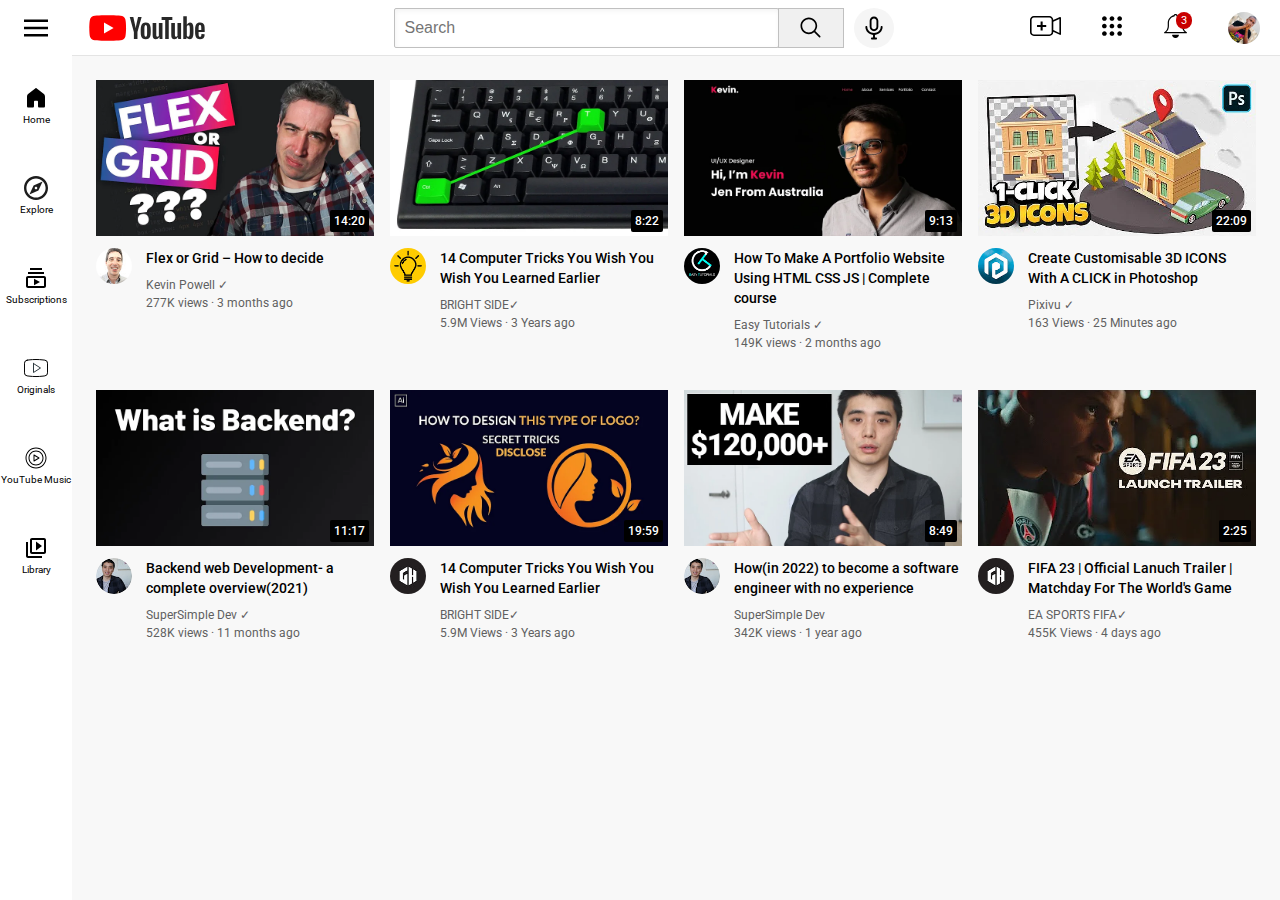
<file: youtube_create/index.html>
<!DOCTYPE html>
<html lang="en">
<head>
    <meta charset="UTF-8">
    <meta http-equiv="X-UA-Compatible" content="IE=edge">
    <meta name="viewport" content="width=device-width, initial-scale=1.0">

    <link rel="preconnect" href="https://fonts.googleapis.com">
    <link rel="preconnect" href="https://fonts.gstatic.com" crossorigin>
    <link href="https://fonts.googleapis.com/css2?family=Inter+Tight:wght@300&family=Roboto:wght@400;500;700&display=swap" rel="stylesheet">
    
    <link href="css/style.css" rel="stylesheet"/>

    <link rel="icon" type="image/png" sizes="32x32" href="./icon/youtube.png">

    <title>YouTube</title>
</head>
<body>
    <header class="header">
        <div class="left-section">
            <img class="hambuger-menu" src="icon/icons8-menu.svg">
            <img class="youtube-logo" src="icon/YouTube-Logo.wine.svg">
        </div>
        <div class="middle-section">
            <input class="search-bar" type="text" placeholder="Search">
            <button class="search-button">
                <img class="search-icon" src="icon/icons8-search.svg">
                <div class="tooltip">Search</div>
            </button>
            <!--Put position absolute inside position relative-->
            <button class="voice-search-button">
                <img class="voice-search-icon" src="icon/microphone-svgrepo-com.svg">
                <div class="tooltip">Search with your voice</div>
            </button>
        </div>
        <div class="right-section">
            <div class="upload-icon-container">
                <img class="upload-icon" src="icon/add-video-icon.svg">
                <div class="tooltip">Create</div>
            </div>
            <div class="youtube-apps-container">
                <img class="youtube-apps-icon" src="icon/dots-menu.svg">
                <div class="tooltip">Apps</div>
            </div>
            <div class="notification-container">
                <div class="notifications-icon-container">
                    <img class="notification-icon" src="icon/bell-line-icon.svg">
                    <div class="notifications-count">3</div>
                    <div class="tooltip">Notifications</div>
                </div>
            </div>
            <img class="current-user-picture" src="thumbnails/channels4_profile(mine).jpg">
        </div>
    </header>

    <nav class="sidebar">
        <div class="sidebar-link">
            <img src="icon/icons8-home.svg">
            <div>Home</div>
        </div>
        <div class="sidebar-link">
            <img src="icon/flat-explore.svg">
            <div>Explore</div>
        </div>
        <div class="sidebar-link">
            <img src="icon/subscriptions.svg">
            <div>Subscriptions</div>
        </div>
        <div class="sidebar-link">
            <img src="icon/youtube.svg">
            <div>Originals</div>
        </div>
        <div class="sidebar-link">
            <img src="icon/youtube-music.svg">
            <div>YouTube Music</div>
        </div> 
        <div class="sidebar-link">
            <img src="icon/video-library.svg">
            <div>Library</div>
        </div> 
    </nav>


    <main>
        <section class="video-grid">
            <div class="video-preview">
                <div class="thumbnail-row">        
                    <img class="thumbnail" src="thumbnails/hq720.webp"/>
                    <div class="video-time">14:20</div>
                </div> 
                <div class="video-info-grid">
                    <div class="channel-picture"> 
                        <img class="profile-picture" src="thumbnails/Rounded-1.jpg">
                    </div>
                    <div class="video-info">
                        <p class="video-title">Flex or Grid &#8211; How to decide</p>
                        <p class="video-author">Kevin Powell &#10003;</p>
                        <p class="video-stats">277K views &#183; 3 months ago</p>
                    </div>
                </div>
            </div>
        
            <div class="video-preview">
                <div class="thumbnail-row">        
                    <img class="thumbnail" src="thumbnails/hq720 (1).webp"/>
                    <div class="video-time">8:22</div>
                </div>
                <div class="video-info-grid">
                    <div class="channel-picture"> 
                        <img class="profile-picture" src="thumbnails/channels4_profile.jpg">
                    </div>
                    <div class="video-info">
                        <p class="video-title">14 Computer Tricks You Wish You Wish You Learned Earlier</p>
                        <p class="video-author">BRIGHT SIDE&#10003;</p>
                        <p class="video-stats">5.9M Views &#183; 3 Years ago</p>
                    </div>
                </div>
            </div>
        
            <div class="video-preview">
                <div class="thumbnail-row">        
                    <img class="thumbnail" src="thumbnails/hq720 (2).webp"/>
                    <div class="video-time">9:13</div>
                </div>
                <div class="video-info-grid">
                    <div class="channel-picture"> 
                        <img class="profile-picture" src="thumbnails/unnamed.jpg">
                    </div>
                    <div class="video-info">
                        <p class="video-title">How To Make A Portfolio Website Using HTML CSS JS | Complete course</p>
                        <p class="video-author">Easy Tutorials &#10003;</p>
                        <p class="video-stats">149K views &#183; 2 months ago</p>
                    </div>
                </div>
            </div>
        
            <div class="video-preview">
                <div class="thumbnail-row">        
                    <img class="thumbnail" src="thumbnails/hqdefault.webp"/>
                    <div class="video-time">22:09</div>
                </div>
                <div class="video-info-grid">
                    <div class="channel-picture"> 
                        <img class="profile-picture" src="thumbnails/channel.jpg">
                    </div>
                    <div class="video-info">
                        <p class="video-title">Create Customisable 3D ICONS With A CLICK in Photoshop</p>
                        <p class="video-author">Pixivu &#10003;</p>
                        <p class="video-stats">163 Views &#183; 25 Minutes ago</p>
                    </div>
                </div>
            </div>
        
            <div class="video-preview">
                <div class="thumbnail-row">        
                    <img class="thumbnail" src="thumbnails/hq720 (3).webp"/>
                    <div class="video-time">11:17</div>
                </div>
                <div class="video-info-grid">
                    <div class="channel-picture"> 
                        <img class="profile-picture" src="thumbnails/unnamed (1).jpg">
                    </div>
                    <div class="video-info">
                        <p class="video-title">Backend web Development- a complete overview(2021)</p>
                        <p class="video-author">SuperSimple Dev &#10003;</p>
                        <p class="video-stats">528K views &#183; 11 months ago</p>
                    </div>
                </div>
            </div>
        
            <div class="video-preview">
                <div class="thumbnail-row">        
                    <img class="thumbnail" src="thumbnails/hq720 (4).webp"/>
                    <div class="video-time">19:59</div>
                </div>
                <div class="video-info-grid">
                    <div class="channel-picture"> 
                        <img class="profile-picture" src="thumbnails/unnamed (2).jpg">
                    </div>
                    <div class="video-info">
                        <p class="video-title">14 Computer Tricks You Wish You Wish You Learned Earlier</p>
                        <p class="video-author">BRIGHT SIDE&#10003;</p>
                        <p class="video-stats">5.9M Views &#183; 3 Years ago</p>
                    </div>
                </div>
            </div>

            <div class="video-preview">
                <div class="thumbnail-row">        
                    <img class="thumbnail" src="thumbnails/hq720 (5).webp"/>
                    <div class="video-time">8:49</div>
                </div>
                <div class="video-info-grid">
                    <div class="channel-picture"> 
                        <img class="profile-picture" src="thumbnails/unnamed (1).jpg">
                    </div>
                    <div class="video-info">
                        <p class="video-title">How(in 2022) to become a software engineer with no experience</p>
                        <p class="video-author">SuperSimple Dev</p>
                        <p class="video-stats">342K views &#183; 1 year ago</p>
                    </div>
                </div>
            </div>

            <div class="video-preview">
                <div class="thumbnail-row">        
                    <img class="thumbnail" src="thumbnails/FIFA.webp"/>
                    <div class="video-time">2:25</div>
                </div>
                <div class="video-info-grid">
                    <div class="channel-picture"> 
                        <img class="profile-picture" src="thumbnails/unnamed (2).jpg">
                    </div>
                    <div class="video-info">
                        <p class="video-title">FIFA 23 | Official Lanuch Trailer | Matchday For The World's Game</p>
                        <p class="video-author">EA SPORTS FIFA&#10003;</p>
                        <p class="video-stats">455K Views &#183; 4 days ago</p>
                    </div>
                </div>
            </div>
        </section>
    </main>
</body>
</html>
</file>
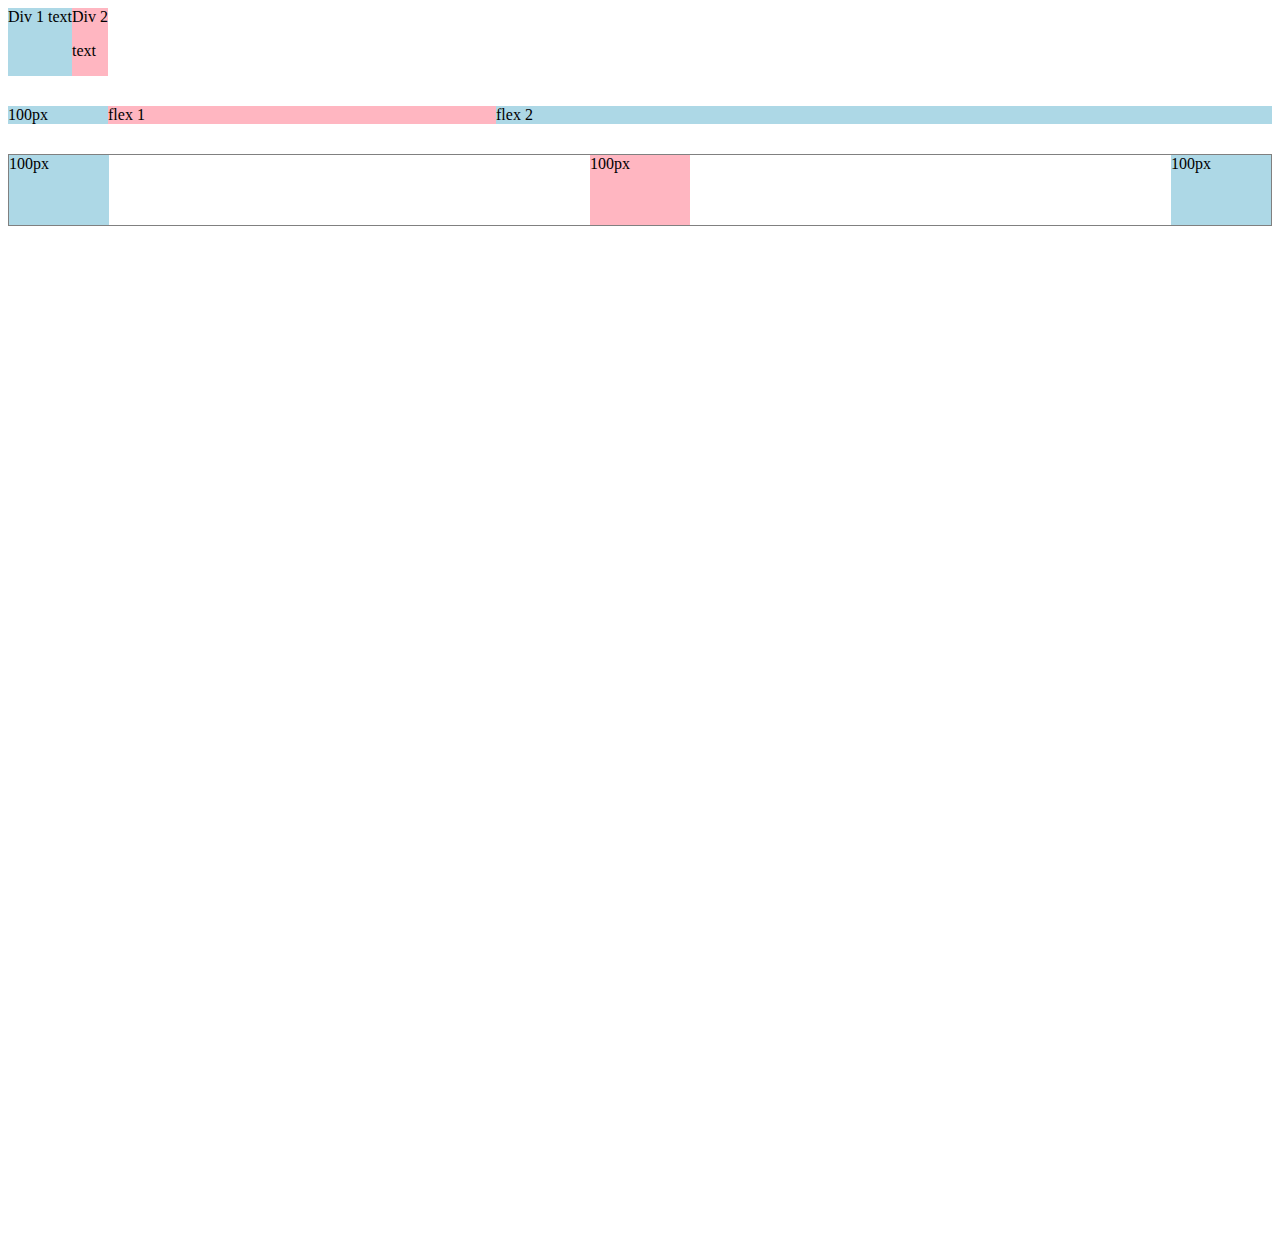
<file: youtube_create/flexbox.html>
<!DOCTYPE html>
<html lang="en">
<head>
    <meta charset="UTF-8">
    <meta http-equiv="X-UA-Compatible" content="IE=edge">
    <meta name="viewport" content="width=device-width, initial-scale=1.0">
    <title>Flexbox Practice</title>
</head>
<body style="padding-bottom: 1000px;">
    <div style="
        display: flex;
        flex-direction: row;
        ">
            <div style="background-color: lightblue;">Div 1 text</div>
            <div style="background-color: lightpink;">Div 2 <p>text</p></div>
    </div>

    <div style="
        margin-top: 30px;
        display: flex;
        flex-direction: row;
        justify-content: space-between;
        ">
            <div style="background-color: lightblue; width: 100px;">100px</div>
            <div style="background-color: lightpink; flex: 1;">flex 1</div>
            <div style="background-color: lightblue; flex: 2;">flex 2</div>
    </div>

    <div style="
        margin-top: 30px;
        height: 70px;
        border-width: 1px;
        border-style: solid;
        border-color: gray;
        display: flex;
        justify-content: space-between;
        flex-direction: row;
        ">
            <div style="background-color: lightblue; width: 100px;">100px</div>
            <div style="background-color: lightpink; width: 100px;">100px</div>
            <div style="background-color: lightblue; width: 100px;">100px</div>
    </div>
</body>
</html>
</file>
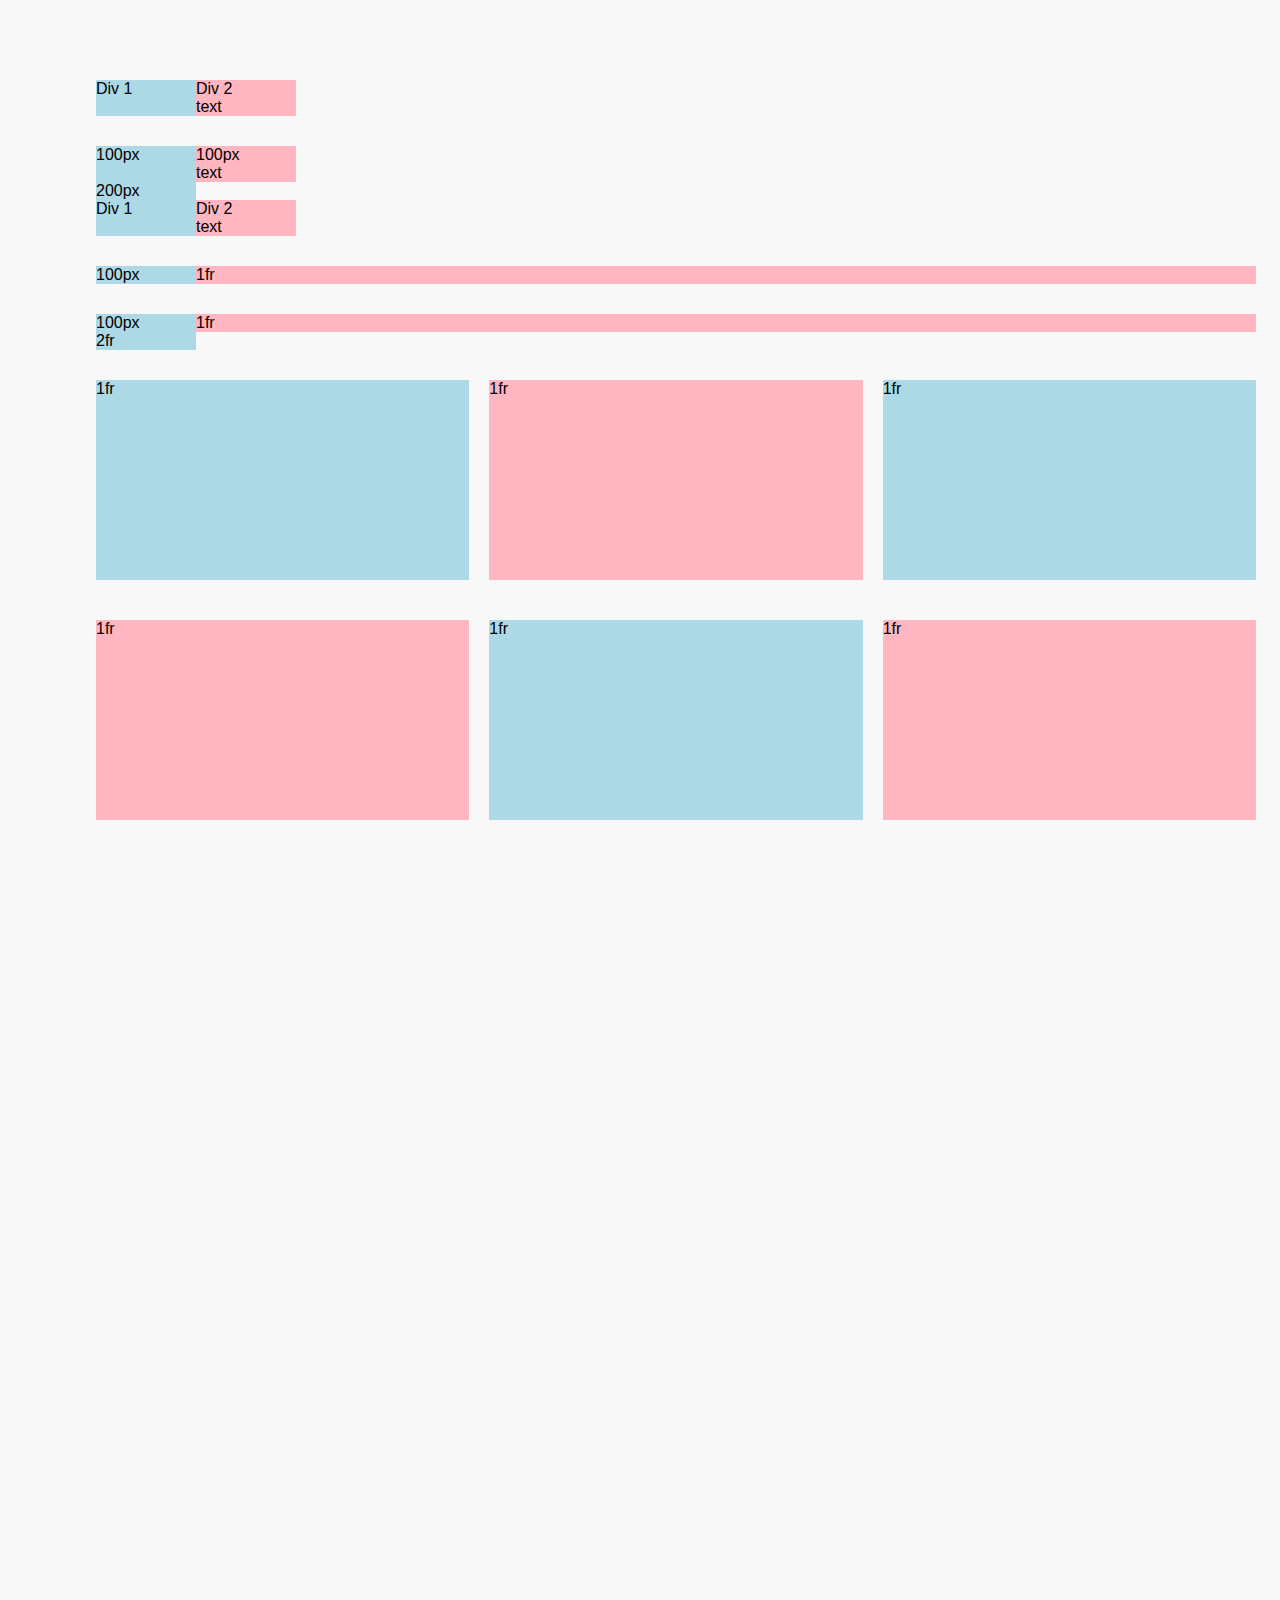
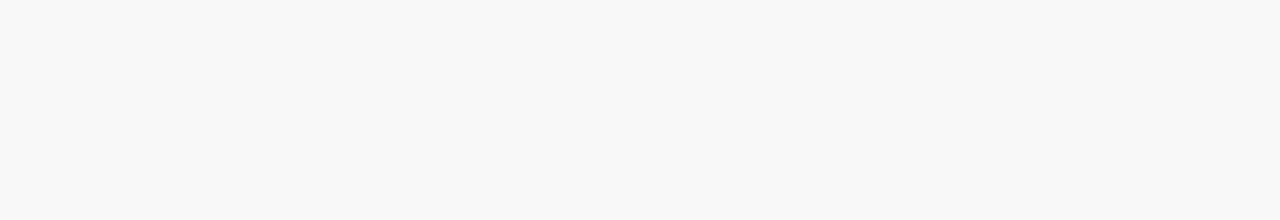
<file: youtube_create/grid.html>
<!DOCTYPE html>
<html lang="en">
<head>
    <meta charset="UTF-8">
    <meta http-equiv="X-UA-Compatible" content="IE=edge">
    <meta name="viewport" content="width=device-width, initial-scale=1.0">
    <link href="css/style.css" rel="stylesheet">
    <title>Grid Practice</title>
</head>
<body style="padding-bottom: 1000px;">
    <div style="
    display: grid;
    grid-template-columns: 100px 100px 200px;
    ">
        <div style="background-color: lightblue;">Div 1</div>
        <div style="background-color: lightpink;">Div 2<p>text</p></div>
    </div>

    <div style="
    margin-top: 30px;
    display: grid;
    grid-template-columns: 100px 100px;
    ">
        <div style="background-color: lightblue;">100px</div>
        <div style="background-color: lightpink;">100px<p>text</p></div>
        <div style="background-color: lightblue;">200px</div>
    </div>


    <div style="
    display: grid;
    grid-template-columns: 100px 100px;
    ">
        <div style="background-color: lightblue;">Div 1</div>
        <div style="background-color: lightpink;">Div 2<p>text</p></div>
    </div>

    <div style="
    margin-top: 30px;
    display: grid;
    grid-template-columns: 100px 1fr;
    ">
        <div style="background-color: lightblue;">100px</div>
        <div style="background-color: lightpink;">1fr</div>
    </div>

    <div style="
    margin-top: 30px;
    display: grid;
    grid-template-columns: 100px 1fr;
    ">
        <div style="background-color: lightblue;">100px</div>
        <div style="background-color: lightpink;">1fr</div>
        <div style="background-color: lightblue;">2fr</div>
    </div>


    <div style="
    margin-top: 30px;
    display: grid;
    grid-template-columns: 1fr 1fr 1fr;
    column-gap: 20px;
    row-gap: 40px;
    ">
        <div style="background-color: lightblue; height: 200px;">1fr</div>
        <div style="background-color: lightpink; height: 200px;">1fr</div>
        <div style="background-color: lightblue; height: 200px;">1fr</div>
        <div style="background-color: lightpink; height: 200px;">1fr</div>
        <div style="background-color: lightblue; height: 200px;">1fr</div>
        <div style="background-color: lightpink; height: 200px;">1fr</div>
    </div>
</body>
</html>
</file>
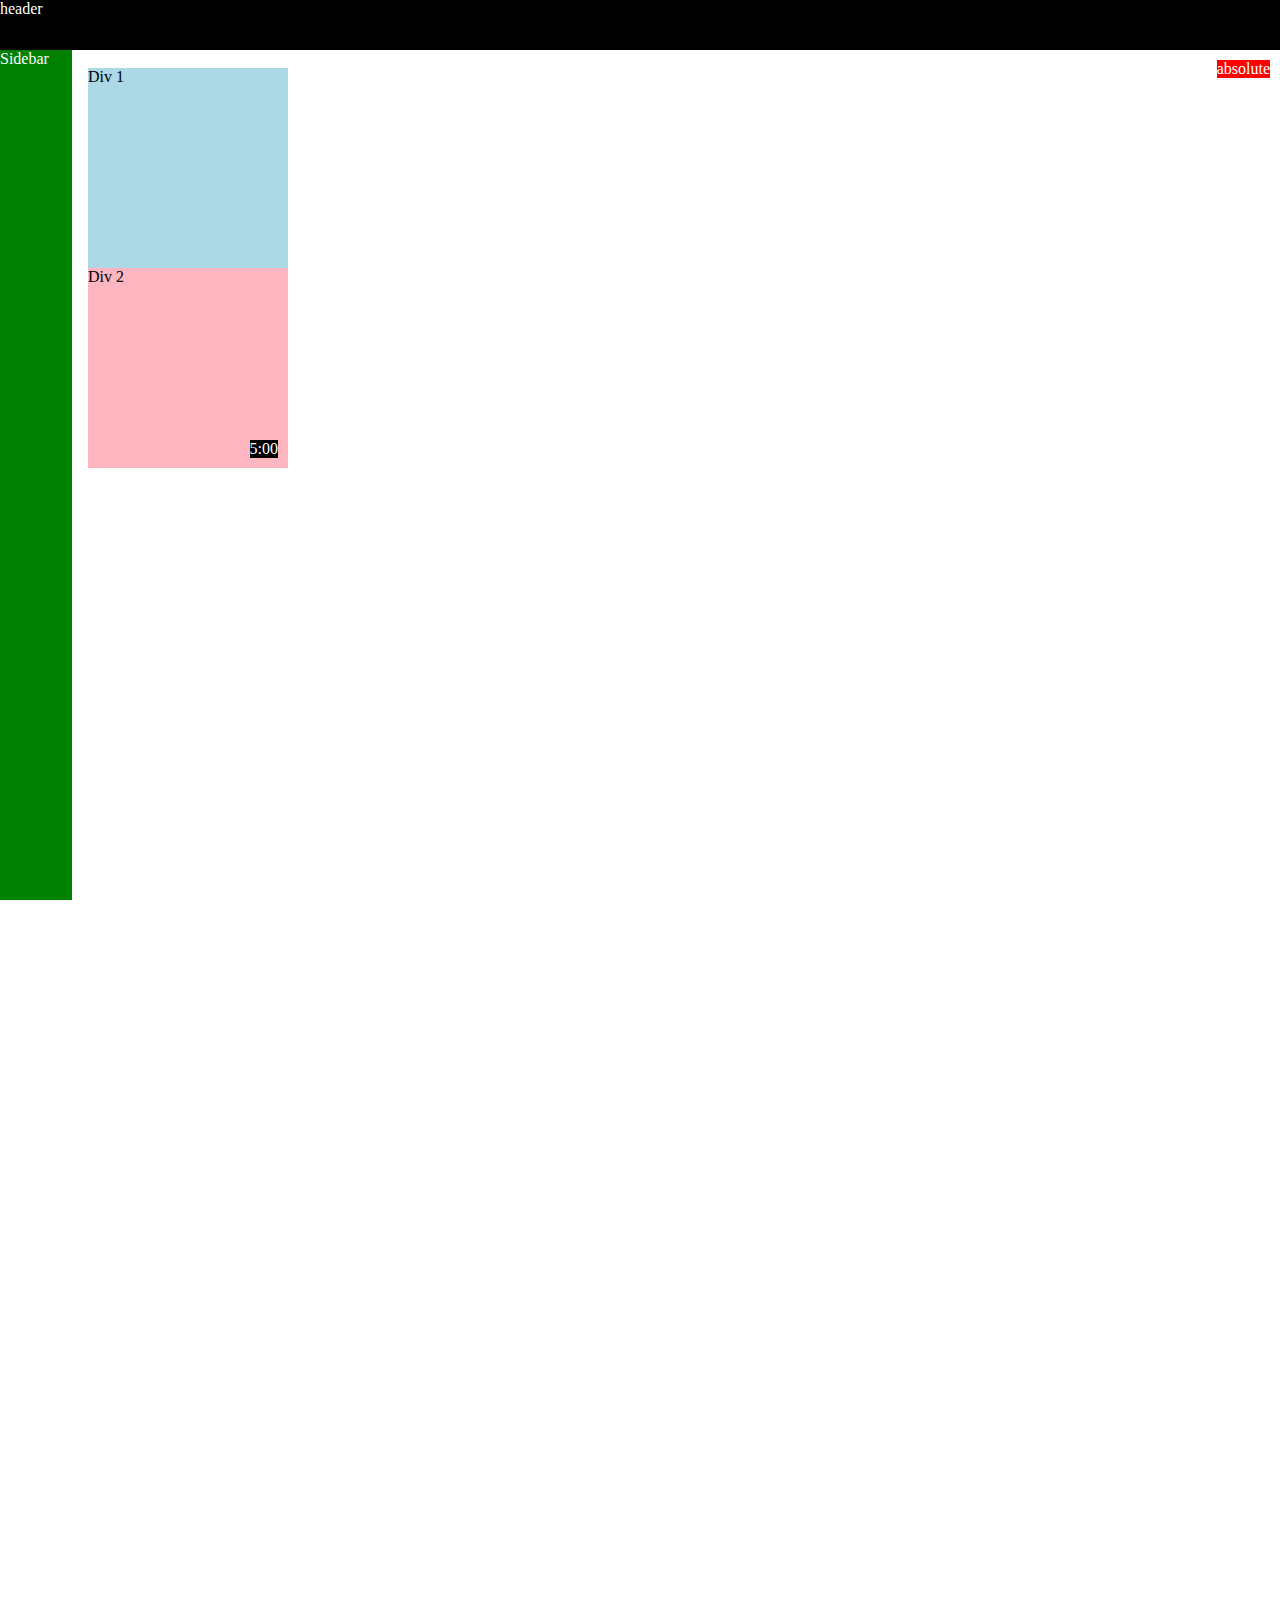
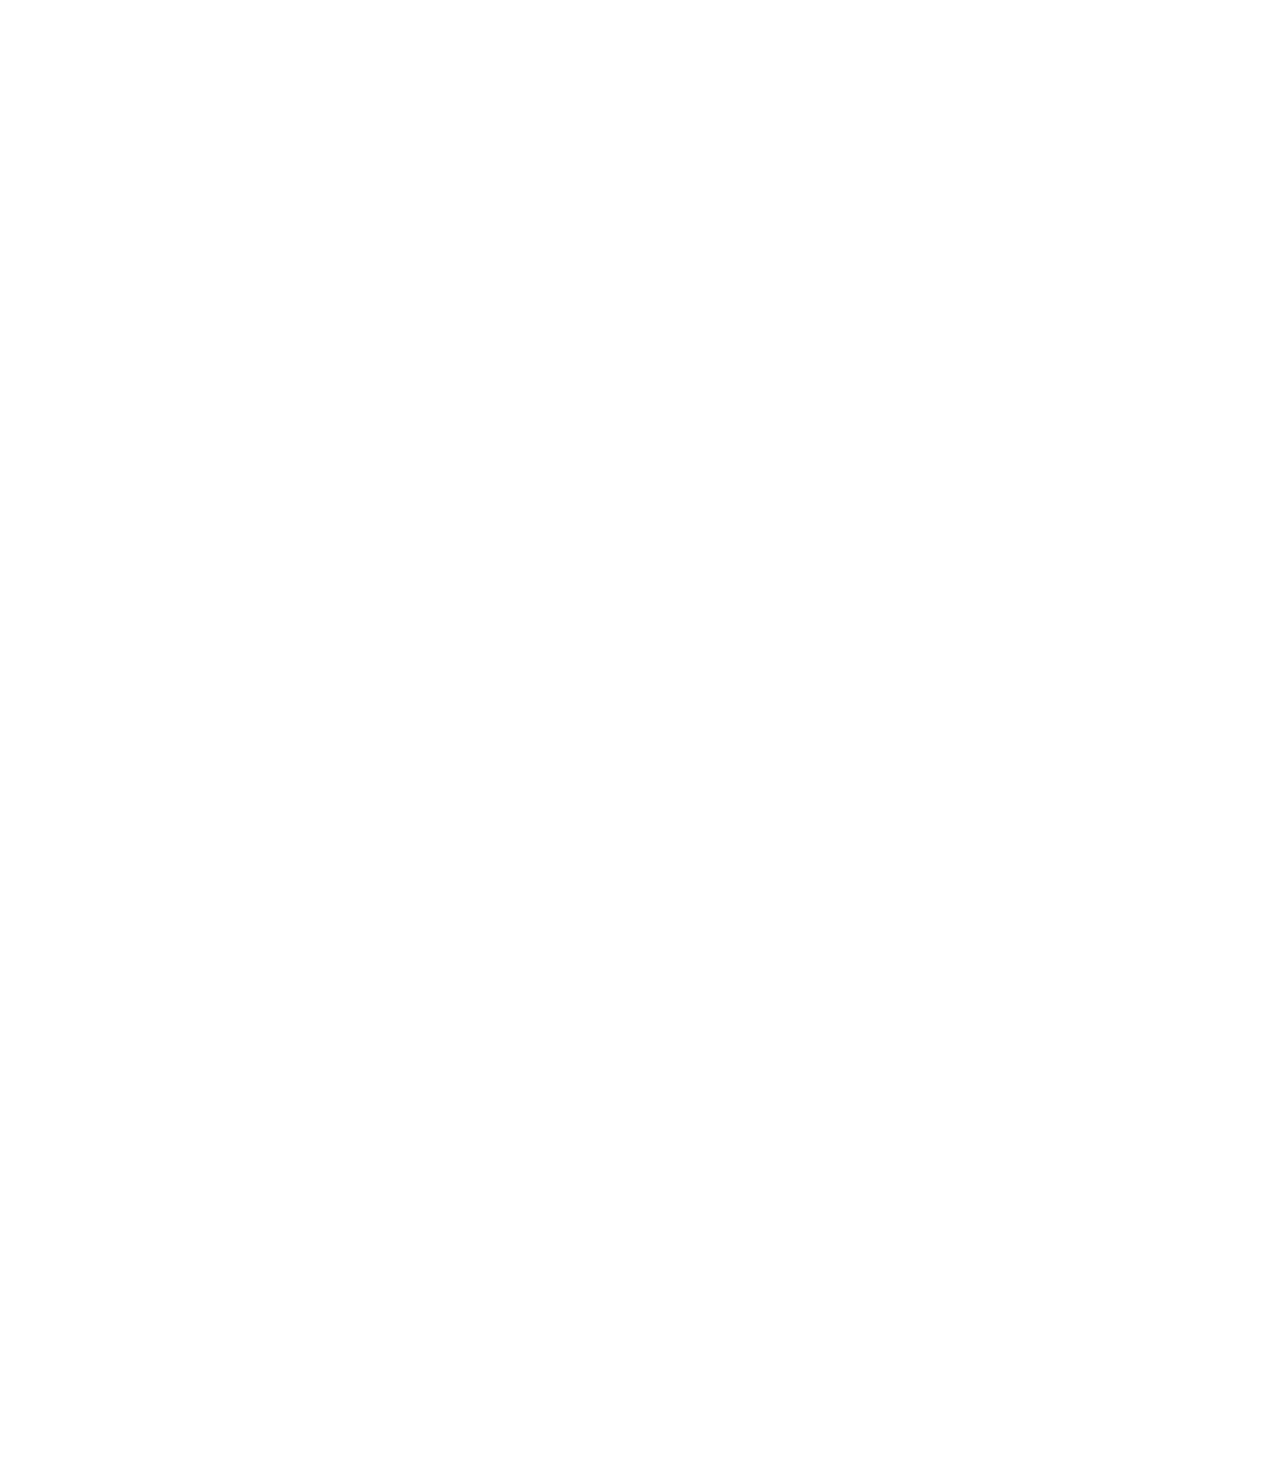
<file: youtube_create/position.html>
<!DOCTYPE html>
<html lang="en">
<head>
    <meta charset="UTF-8">
    <meta http-equiv="X-UA-Compatible" content="IE=edge">
    <meta name="viewport" content="width=device-width, initial-scale=1.0">
    <title>Position Practice</title>
</head>
<body style="
height: 3000px;
padding-top: 60px;
padding-left: 80px;
">
    <div style="
    background-color: black;
    color: white;
    position: fixed;
    top: 0px;
    left: 0;
    right: 0;
    height: 50px;
    z-index: 1;
    ">header</div>

    <div style="
    background-color: green;
    color: white;
    position: fixed;
    left: 0;
    bottom: 0;
    top: 50px;
    width: 72px;
    ">Sidebar
    </div>

    <div style="
    position: absolute;
    background-color: red;
    color: white;
    top: 60px;
    right: 10px;
    ">
        absolute
    </div>


    <div style="
    background-color: lightblue;
    height: 200px;
    width: 200px;
    position: static;
    ">Div 1</div>
    <div style="
    background-color: lightpink;
    height: 200px;
    width: 200px;
    position: relative;
    ">Div 2
    <div style="
    position: absolute;
    background-color: black;
    color: white;
    bottom: 10px;
    right: 10px;
    ">
        5:00
    </div>
    </div>
</body>
</html>
</file>
<file: youtube_create/css/style.css>
body {
    font-family: Roboto, Arial;
    margin: 0;
    padding-top: 80px;
    padding-left: 96px;
    padding-right: 24px;
    background-color: rgb(248, 248, 248);
}


p {
    margin-top: 0;
    margin-bottom: 0;
}

.header {
    height: 55px;
    display: flex;
    flex-direction: row;
    justify-content: space-between;
    z-index: 100;
    position: fixed;
    top: 0;
    right: 0;
    left: 0;
    background-color: white;
    border-bottom-width: 1px;
    border-bottom-style: solid;
    border-bottom-color: rgb(228, 228, 228);
}

.left-section {
    display: flex;
    align-items: center;
}

.hambuger-menu {
    height: 24px;
    margin-left: 24px;
    margin-right: 24px;
    cursor: pointer;
}

.youtube-logo {
    height: 100px;
    cursor: pointer;
}

.middle-section {
    flex: 1;
    margin-left: 70px;
    margin-right: 35px;
    max-width: 500px;
    display: flex;
    align-items: center;
}

.search-bar {
    flex: 1;
    height: 36px;
    padding-left: 10px;
    font-size: 16px;
    border: 1px solid rgb(192, 192, 192);
    border-radius: 2px;
    box-shadow: inset 1px 2px 5px rgba(0, 0, 0, 0.05);
    width: 0;
}

.search-bar::placeholder {
    font-size: 16px;
}

.search-button {
    height: 40px;
    width: 66px;
    background-color: rgb(240, 240, 240);
    border-width: 1px;
    border-style: solid;
    border-color: rgb(192, 192, 192);
    margin-left: -1px;
    margin-right: 10px;
    cursor: pointer;
}

.search-button,
.voice-search-button
.upload-icon-container
.youtube-apps-container
.notification-container {
    display: flex;
    justify-content: center;
    align-items: center;
    position: relative;
}

.search-button .tooltip,
.voice-search-button .tooltip,
.upload-icon-container .tooltip,
.youtube-apps-container .tooltip,
.notification-container .tooltip {
    position: absolute;
    background-color: gray;
    color: white;
    padding-top: 4px;
    padding-bottom: 4px;
    padding-left: 8px;
    padding-right: 8px;
    border-radius: 2px;
    font-size: 12px;
    bottom: -30px;
    opacity: 0;
    transition: opacity 0.15s;
    pointer-events: none;
    white-space: nowrap;
}

.search-button:hover .tooltip,
.voice-search-button:hover .tooltip,
.upload-icon-container:hover .tooltip,
.youtube-apps-container:hover .tooltip,
.notification-container:hover .tooltip {
    opacity: 1;
}

.search-icon {
    height: 25px;
}

.voice-search-button {
    height: 40px;
    width: 40px;
    border-radius: 20px;
    border: none;
    background-color: rgb(245 245, 245);
    cursor: pointer;
}

.voice-search-icon {
    height: 24px;
    margin-top: 4px;
}

.thumbnail {
    width: 100%;
}

.search-bar {
    display: block;
}

.video-title {
    margin-top: 0;
    font-size: 14px;
    font-weight: 500;
    line-height: 20px;
    margin-bottom: 10px;
}

.video-info-grid {
    display: grid;
    grid-template-columns: 50px 1fr;   
}

.profile-picture {
    width: 36px;
    border-radius: 50px;
}

.thumbnail-row {
    margin-bottom: 8px;
    position: relative;
}

.video-author, .video-stats {
    font-size: 12px;
    color: rgb(96, 96, 96);
}

.video-author {
    margin-bottom: 4px;
}

.video-grid {
    display: grid;
    grid-template-columns: 1fr 1fr 1fr;
    column-gap: 16px;
    row-gap: 40px;
}

@media (max-width: 750px) {
    .video-grid {
        grid-template-columns: 1fr;
    }
}

@media (min-width: 751px) and (max-width: 999px) {
    .video-grid {
        grid-template-columns: 1fr 1fr 1fr;
    }
}

@media (min-width: 1000px) {
    .video-grid {
        grid-template-columns: 1fr 1fr 1fr 1fr;
    }
}

.right-section {
    width: 230px;
    margin-right: 20px;
    display: flex;
    align-items: center;
    justify-content: space-between;
    flex-shrink: 0;
}

.upload-icon {
    height: 20px;
    cursor: pointer;
}

.youtube-apps-icon {
    height: 20px;
    cursor: pointer;
}

.notification-icon {
    height: 24px;
    cursor: pointer;
}

.notifications-icon-container {
    position: relative;
}

.notifications-count {
    position: absolute;
    top: -2px;
    right: -5px;
    background-color: rgb(200, 0, 0);
    color: white;
    font-size: 11px;
    padding-left: 5px;
    padding-right: 5px;
    padding-top: 2px;
    padding-bottom: 2px;
    border-radius: 10px;
}

.current-user-picture {
    height: 32px;
    border-radius: 16px;
}

.sidebar {
    position: fixed;
    left: 0;
    bottom: 0;
    top: 55px;
    background-color: white;
    width: 72px;
    z-index: 200;
    padding-top: 5px;
}

.sidebar-link {
    height: 90px;
    display: flex;
    justify-content: center;
    align-items: center;
    flex-direction: column;
    cursor: pointer;
}

.sidebar-link:hover {
    background-color: rgb(235, 235, 235);
}

.sidebar-link img {
    height: 24px;
    margin-bottom: 4px;
}

.sidebar-link div {
    font-family: Roboto, Arial;
    font-size: 10px;
}

.video-time {
    font-size: 12px;
    font-weight: 500;
    padding: 4px;
    border-radius: 2px;
    background-color: black;
    color: white;
    position: absolute;
    right: 0;
    bottom: 8px;
    right: 5px;
}
</file>
